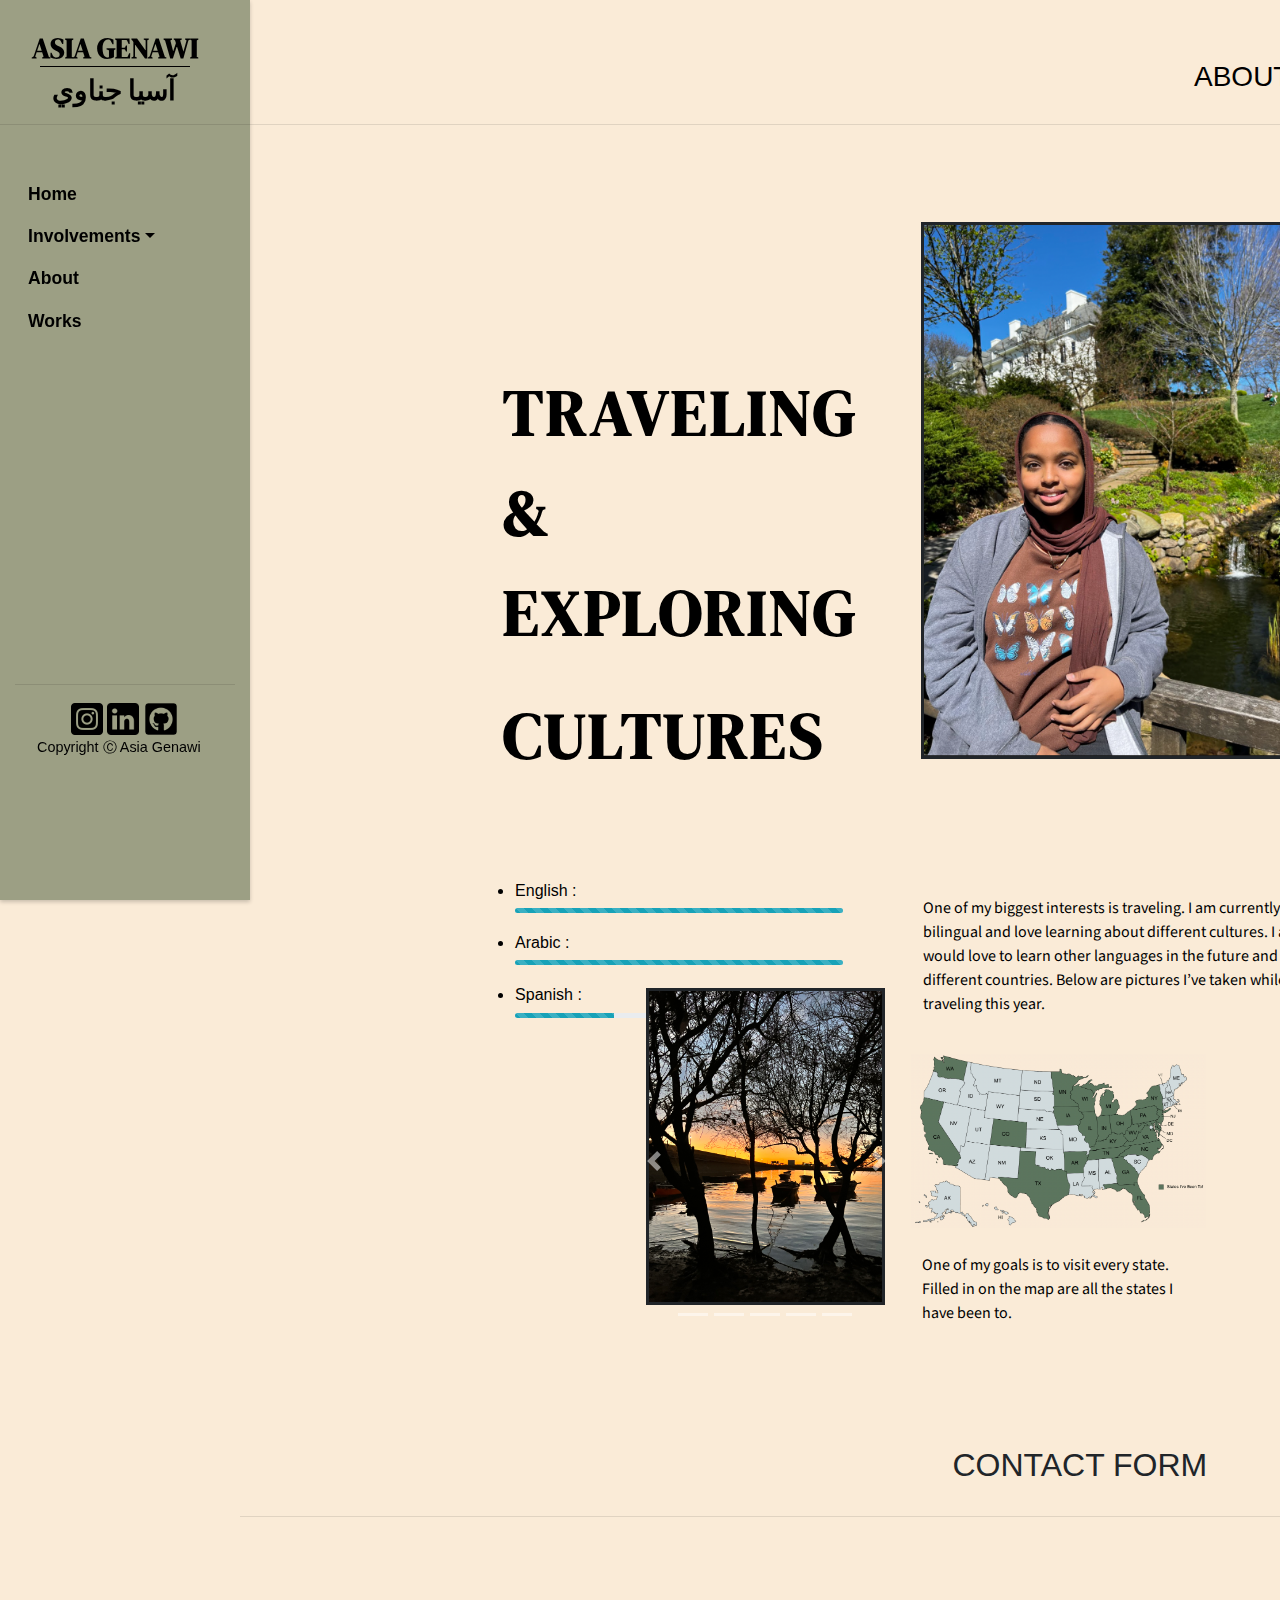
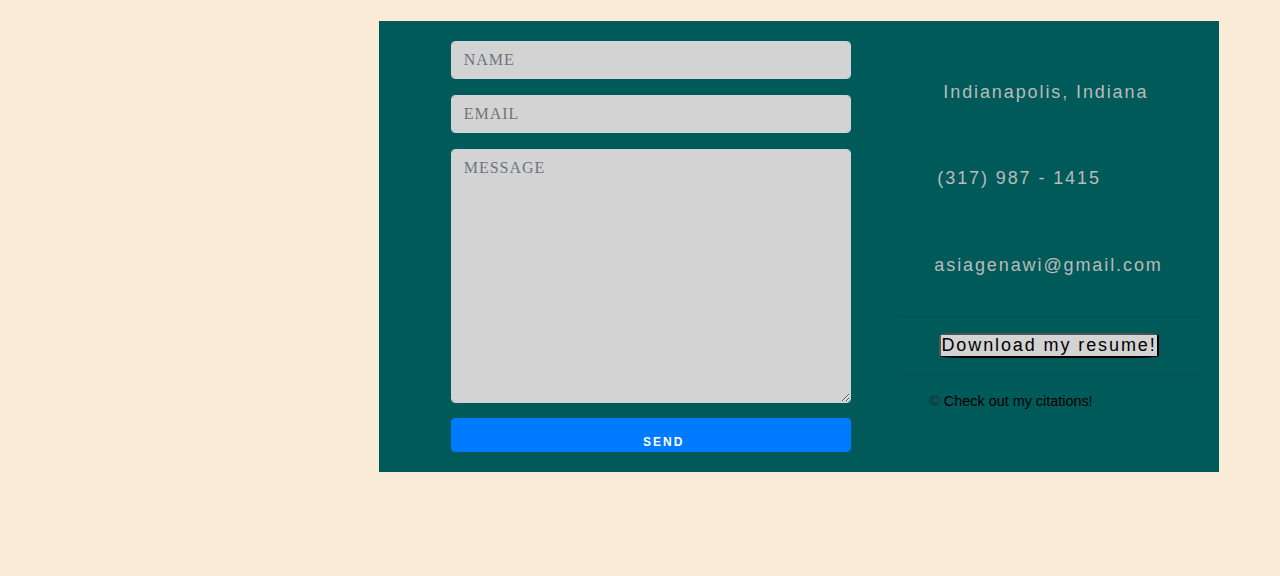
<file: aboutme.html>
<html> 
    <head> 
        <link rel="stylesheet" type="text/css" href="aboutme.css">

        <!-- jQuery library -->
        <script type="text/javascript" src="https://ajax.googleapis.com/ajax/libs/jquery/3.3.1/jquery.min.js"></script>
        <!-- Popper JS -->
        <script src="https://cdnjs.cloudflare.com/ajax/libs/popper.js/1.14.3/umd/popper.min.js"></script>
        <!-- Latest compiled JavaScript -->
        <script src="https://maxcdn.bootstrapcdn.com/bootstrap/4.1.3/js/bootstrap.min.js"></script>
        <!-- INCLUDE ALL FOUR BOOTSTRAP LINKS-->
        <link href="https://fonts.googleapis.com/css?family=Patrick+Hand" rel="stylesheet">
       <script src="https://ajax.googleapis.com/ajax/libs/jquery/3.6.0/jquery.min.js"></script> 
       <link rel="preconnect" href="https://fonts.googleapis.com">
    <link rel="preconnect" href="https://fonts.gstatic.com" crossorigin>
    <link href="https://fonts.googleapis.com/css2?family=Mada:wght@200;900&display=swap" rel="stylesheet">
    <link rel="stylesheet" href="https://cdn.jsdelivr.net/npm/bootstrap@4.3.1/dist/css/bootstrap.min.css" crossorigin="anonymous">
            <link rel="stylesheet" href="aboutme.css">
            <script src="https://cdn.jsdelivr.net/npm/bootstrap@5.1.3/dist/js/bootstrap.bundle.min.js"></script>

            <script src="projects.js" type="text/javascript"> </script>
          
    </head>
    <body>
<!-- Side nav -->
    <div class="wrapper">
        <!-- Sidebar -->
        <nav id="sidebar" class="sidebar1">
            <div class="sidebar-header">
                <div class="english">
                <span id="name"> <h3 class="name">ASIA  GENAWI</h3> </span>
                </div>
                <b> <hr class="naming"> </b>
                <div class="arabic">
                    <h3 class="name"> آسيا جناوي </h3>
                </div>
                <hr> 
  
            </div>
    

            <ul class="list-unstyled components">
                 <p></p>
                 <br> 
                 <li>
                    <a class="link-dark" href="index.html">Home</a>
  
                </li>
               
                <li class="active">
                    <a href="#homeSubmenu" data-toggle="collapse" aria-expanded="false" class="link-dark dropdown-toggle">Involvements</a>
                    <ul class="collapse list-unstyled" id="homeSubmenu">
                        
                        <li>
                            <a class="link-dark size" href="clubs.html">Clubs & Experiences</a>
                        </li>
  
                        <li>
                            <a class="link-dark size" href="#skills">Skills</a>
                        </li>
                        <li>
                          <a class="link-dark size" href="#awards">Awards</a>
                      </li>
  
                    </ul>
                </li>
                <li>
                  <a class="link-dark" href="aboutme.html">About</a>
              </li>
                <li>
                    <a class="link-dark" href="projects.html">Works</a>
                </li>
            
                
            </ul>
  
            <div class="container socials">
 
                    <hr>
                        <div class="text-center center-block">
                   
                                <a href="https://www.instagram.com/asiagenawi/?hl=en" target="_blank"><i id="social-fb" class="fa fa-facebook-square fa-3x social"></i><img src="images/insta.png" class="logo"></a>
                                <a href="https://www.linkedin.com/in/asia-genawi-7988a01ba/" target="_blank"><i id="social-tw" class="fa fa-twitter-square fa-3x social"></i><img src="images/linkedin.png" class="logo"></a>
                                <a href="https://github.com/asiagenawi" target="_blank"><i id="social-gp" class="fa fa-google-plus-square fa-3x social"></i> <img src="images/github.png" class="logo github"></a>
  
                </div>
                
                <p class="copyright"> Copyright Ⓒ Asia Genawi </p>
   
                </div>
    
        </nav>

<!--title -->
<div class="top">
<h3 class="about"> ABOUT </h3>

<hr class="line"> 
</div>
<!-- row1-->
<div class="container-lg">
      <div class="row row1">
        <div class="col">
        <img class="filler2" src="images/background.jpg">
      </div>
      </div>
      <div class="row row2">
        <div class="col" id="words">
          <h1 class="words"> TRAVELING </h1>  <br> 
          <h1 class="words words4"> & </h1>  <br> 
           <h1 class=" words words4"> EXPLORING </h1>  <br> 
           <h1 class="words2"> CULTURES </h1>  <br> 
 
         </div>
         <!-- row2-->
         </div>
         <div class="row row3">
   
                <div class="col bars">
                     <ul class="bars"> 
                         <li>
                             <h6>  English : </h6><div class="progress" style="height: 5px; width: 61%; ">
                               <div class="progress-bar progress-bar-striped bg-info progress-bar-animated" role="progressbar" aria-valuenow="90" aria-valuemin="0" aria-valuemax="50" style="width: 100%"> </div>
                          </li>
                         <li>
                             <h6>  Arabic : </h6><div class="progress" style="height: 5px; width: 61%; ">
                             <div class="progress-bar progress-bar-striped bg-info progress-bar-animated" role="progressbar" aria-valuenow="90" aria-valuemin="0" aria-valuemax="50" style="width: 100%"> </div>
                         </li>
                         <li>
                          <h6>  Spanish : </h6><div class="progress" style="height: 5px; width: 61%; ">
                          <div class="progress-bar progress-bar-striped bg-info progress-bar-animated" role="progressbar" aria-valuenow="90" aria-valuemin="0" aria-valuemax="50" style="width: 30%"> </div>
                      </li>
 
                      </ul>
                    </div>
                    <div class="col paragraph">
                      <p class="paragraph"> One of my biggest interests is traveling. I am currently bilingual and love learning about different cultures. I also would love to learn other languages in the future and visit different countries. Below are pictures I’ve taken while traveling this year.     </p>
                    </div>
                    
       </div>


        
      </div>


  <div class="row row4">

         <!-- row3-->
     <div class="col">

    <div id="carouselExampleIndicators" class="carousel slide carousel-fade" data-ride="slide">
      <ol class="carousel-indicators nav">
        <li data-target="#carouselExampleIndicators" class="carousel-nav navigation" data-slide-to="0" class="active"></li>
        <li data-target="#carouselExampleIndicators" class="carousel-nav navigation"data-slide-to="1"></li>
        <li data-target="#carouselExampleIndicators" class="carousel-nav navigation"data-slide-to="2"></li>
        <li data-target="#carouselExampleIndicators" class="carousel-nav navigation"data-slide-to="3"></li>
        <li data-target="#carouselExampleIndicators" class="carousel-nav navigation"data-slide-to="4"></li>
      </ol>
      <div class="carousel-inner">

        <div class="carousel-item active">
          <img class="d-block w-100" src="images/img2.jpg" alt="Second slide">
         
        </div>
        <div class="carousel-item">
          <img class="d-block w-100" src="images/img3.jpg" alt="Third slide">
          
        </div>
        <div class="carousel-item">
          <img class="d-block w-100" src="images/img4.jpg" alt="Third slide">
          
        </div>
        <div class="carousel-item">
          <img class="d-block w-100" src="images/img5.jpg" alt="Third slide">
          
        </div>
      </div>
      <a class="carousel-control-prev nav beforeAfter" href="#carouselExampleIndicators" role="button" data-slide="prev">
        <span class=" navigation carousel-control-prev-icon" aria-hidden="true"></span>
        <span class="navigation sr-only">Previous</span>
      </a>
      <a class="carousel-control-next nav beforeAfter" href="#carouselExampleIndicators" role="button" data-slide="next">
        <span class="navigation carousel-control-next-icon" aria-hidden="true"></span>
        <span class="navigation sr-only">Next</span>
      </a>
    </div>
    

  </div>
  <div class="col generalMap">
    <img class="map" src="images/map.png">
    <br> 
    <p class="mapText"> One of my goals is to visit every state. Filled in on the map are all the states I have been to.  </p>
  </div>
</div>




</div>
 <!-- contact form -->


</div>
<h2 class="contact"> CONTACT FORM </h2>
<hr class="contact"> 
<div class="row row5">
  <?php require'mail.php'; ?>
 
  <div class="contact-wrapper">
  
    <!-- Left contact page --> 
      
      <form id="contact-form" class="form-horizontal" role="form" action="mail.php" method="POST">
         
        <div class="form-group">
          <div class="col-sm-12">
            <input type="text" class="form-control" id="name1" placeholder="NAME" name="name" value="" required="">
          </div>
        </div>
  
        <div class="form-group">
          <div class="col-sm-12">
            <input type="email" class="form-control" id="email" placeholder="EMAIL" name="email" value="" required="">
          </div>
        </div>
  
        <textarea class="form-control" rows="10" placeholder="MESSAGE" name="message" required=""></textarea>
        
        <button class="btn btn-primary send-button" id="submit" type="submit" value="SEND">
          <div class="alt-send-button">
            <i class="fa fa-paper-plane"></i><span class="send-text">SEND</span>
          </div>
        
        </button>
        
      </form>
      
    <!-- Left contact page --> 
      
        <div class="direct-contact-container">
  
          <ul class="contact-list">
            <li class="list-item"><span class="contact-text place">Indianapolis, Indiana</span></i></li>
            
            <li class="list-item"><span class="contact-text phone"><a href="tel:1-317-987-1415" title="Give me a call">(317) 987 - 1415 </a></span></i></li>
            
            <li class="list-item"><span class="contact-text gmail"><a href="mailto:#" title="Send me an email">asiagenawi@gmail.com</a></span></i></li>
            
          </ul>
  
          <hr>
          <ul class="social-media-list">
           <button type="button" class="resume"> <a target="_blank" href="https://docs.google.com/document/d/1XcMqTHfPY5cZW6tAZUcc2Vs8pEss35DZPcM8xwCyIaA/edit?usp=sharing"> Download my resume!</a></button>
          </ul>
          <hr>
  
          <div class="copyright">© <a href="https://docs.google.com/document/d/1A_e6i-td4yIzocD2jqz0OIbsiymic4qwLIgjhahzO2E/edit?usp=sharing"> Check out my citations!</a></div>
  
        </div>
      
    </div>
</div>
</div>

    </body>

        </html>
</file>
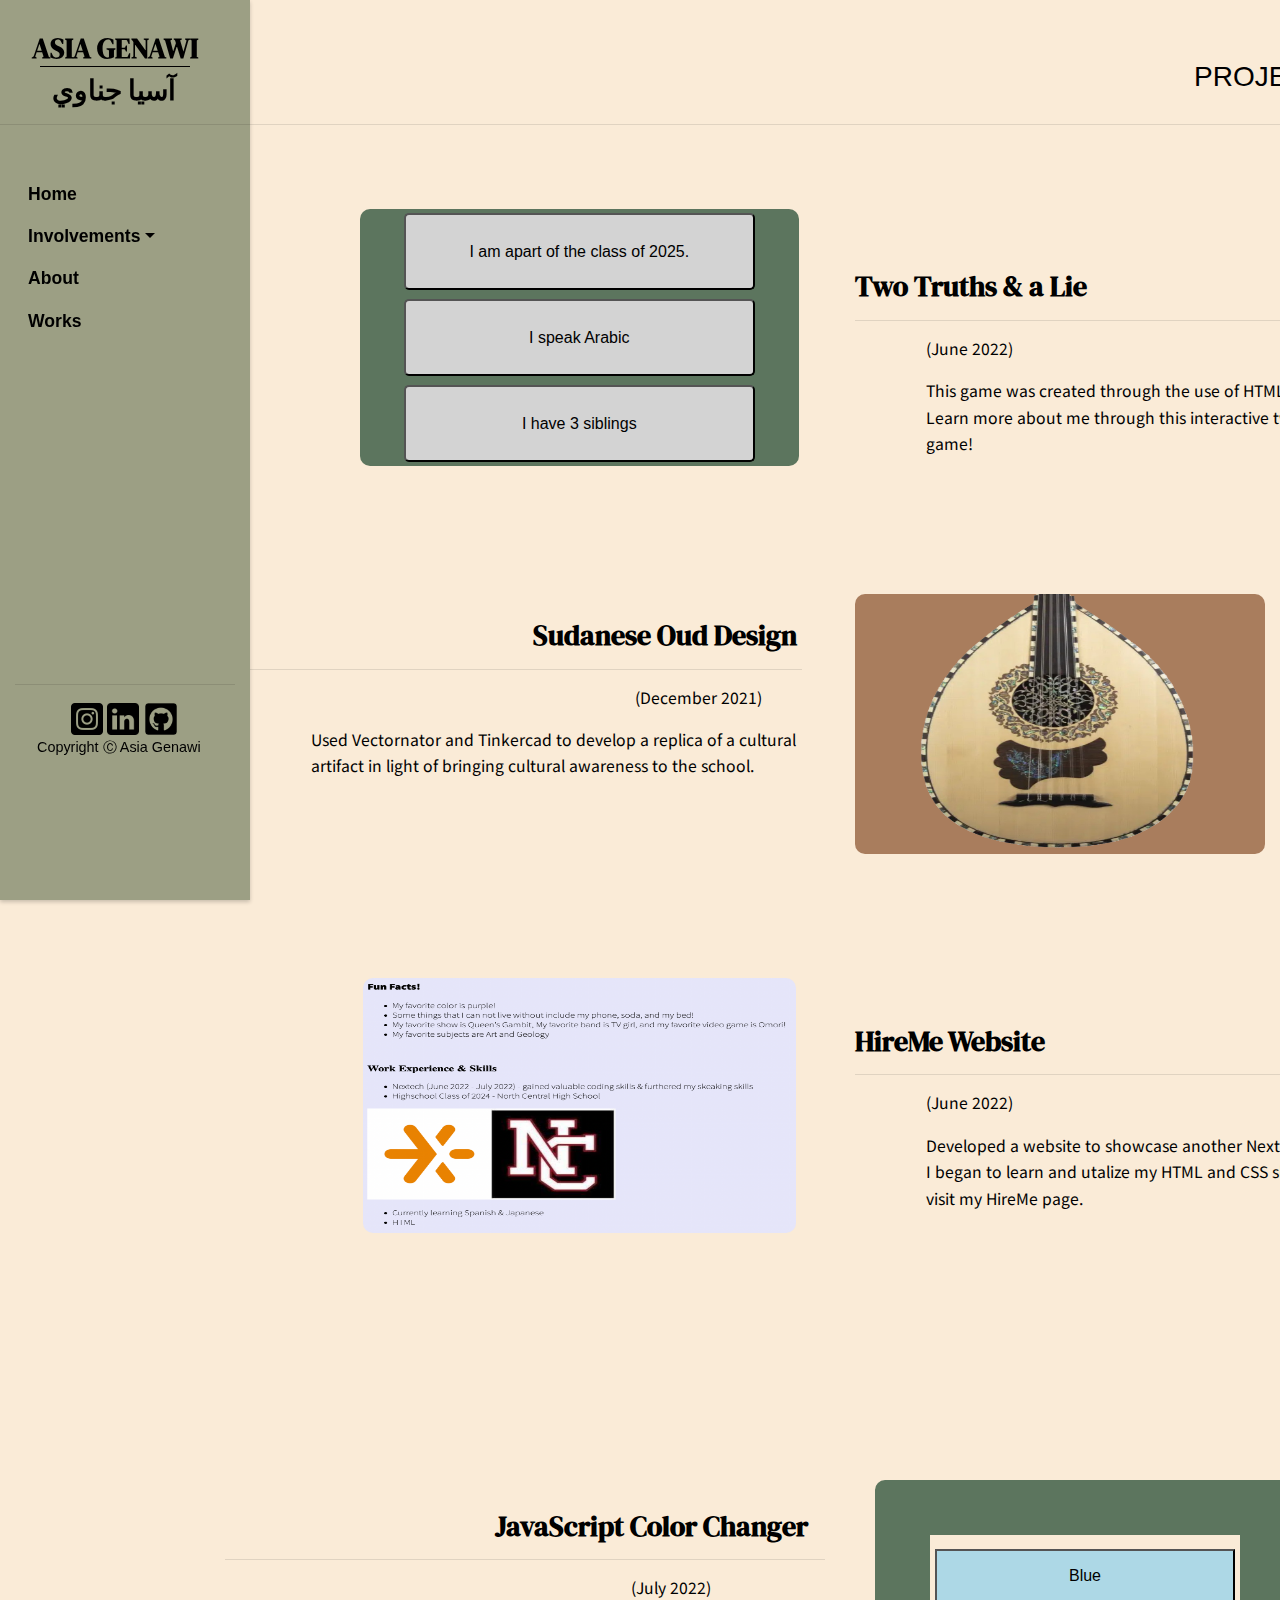
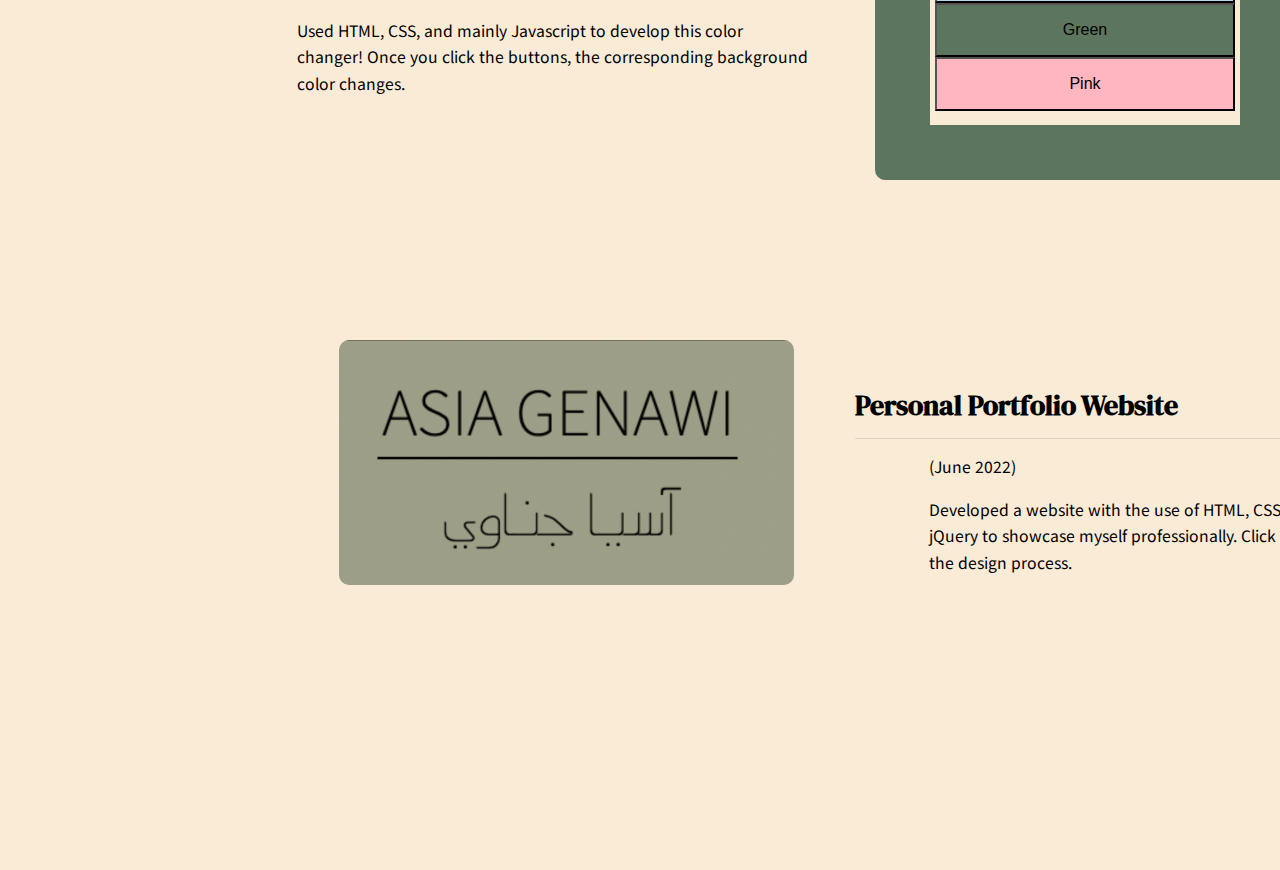
<file: projects.html>
<html> 
    <head>
        <script
      type="text/javascript"
      src="https://ajax.googleapis.com/ajax/libs/jquery/3.3.1/jquery.min.js"
    ></script>
        <link rel="stylesheet" type="text/css" href="project.css">

        <!-- jQuery library -->
        <script type="text/javascript" src="https://ajax.googleapis.com/ajax/libs/jquery/3.3.1/jquery.min.js"></script>
        <!-- Popper JS -->
        <script src="https://cdnjs.cloudflare.com/ajax/libs/popper.js/1.14.3/umd/popper.min.js"></script>
        <!-- Latest compiled JavaScript -->
        <script src="https://maxcdn.bootstrapcdn.com/bootstrap/4.1.3/js/bootstrap.min.js"></script>
        <!-- INCLUDE ALL FOUR BOOTSTRAP LINKS-->
        <link href="https://fonts.googleapis.com/css?family=Patrick+Hand" rel="stylesheet">
       <script src="https://ajax.googleapis.com/ajax/libs/jquery/3.6.0/jquery.min.js"></script> 
       <link rel="preconnect" href="https://fonts.googleapis.com">
    <link rel="preconnect" href="https://fonts.gstatic.com" crossorigin>
    <link href="https://fonts.googleapis.com/css2?family=Mada:wght@200;900&display=swap" rel="stylesheet">
    <link rel="stylesheet" href="https://cdn.jsdelivr.net/npm/bootstrap@4.3.1/dist/css/bootstrap.min.css" crossorigin="anonymous">
            <link rel="stylesheet" href="aboutme.css">
            <script src="https://cdn.jsdelivr.net/npm/bootstrap@5.1.3/dist/js/bootstrap.bundle.min.js"></script>
            <script src="projects.js" type="text/javascript"> </script>
            <script src=
            "https://code.jquery.com/jquery-3.6.0.min.js"
            integrity=
    "sha256-/xUj+3OJU5yExlq6GSYGSHk7tPXikynS7ogEvDej/m4=" 
            crossorigin="anonymous">
        </script>
        </head>
    <body>
        <div class="wrapper">
            <!-- Sidebar -->
            <nav id="sidebar" class="sidebar1">
                <div class="sidebar-header">
                    <div class="english">
                    <span id="name"> <h3 class="name">ASIA  GENAWI</h3> </span>
                    </div>
                    <b> <hr class="naming"> </b>
                    <div class="arabic">
                        <h3 class="name"> آسيا جناوي </h3>
                    </div>
                    <hr> 
      
                </div>
        
    
                <ul class="list-unstyled components">
                     <p></p>
                     <br> 
                     <li class="li">
                        <a class="link-dark" href="index.html">Home</a>
      
                    </li>
                    <li class="active" class="li">
                        <a href="#homeSubmenu" data-toggle="collapse" aria-expanded="false" class="link-dark dropdown-toggle">Involvements</a>
                        <ul class="collapse list-unstyled" id="homeSubmenu">
                            
                            <li class="li">
                                <a class="link-dark size" href="clubs.html">Clubs & Experiences</a>
                            </li> 
      
                            <li class="li">
                                <a class="link-dark size" href="clubs.html">Skills</a>
                            </li>
                            <li class="li">
                              <a class="link-dark size" href="clubs.html">Awards</a>
                          </li>
      
                        </ul>
                    </li>
                    <li>
                        <a class="link-dark" href="aboutme.html">About</a>
                    </li>
                    <li class="li">
                        <a class="link-dark" href="projects.html">Works</a>
                    </li>
                    
                </ul>
      
                <div class="container socials">
                        <hr>
                            <div class="text-center center-block">
                       
                                    <a href="https://www.instagram.com/asiagenawi/?hl=en" target="_blank"><i id="social-fb" class="fa fa-facebook-square fa-3x social"></i><img src="images/insta.png" class="logo"></a>
                                    <a href="https://www.linkedin.com/in/asia-genawi-7988a01ba/" target="_blank"><i id="social-tw" class="fa fa-twitter-square fa-3x social"></i><img src="images/linkedin.png" class="logo"></a>
                                    <a href="https://github.com/asiagenawi" target="_blank"><i id="social-gp" class="fa fa-google-plus-square fa-3x social"></i> <img src="images/github.png" class="logo github"></a>
      
                    </div>
                    <p class="copyright"> Copyright Ⓒ Asia Genawi </p>
       
                    </div>
                    </nav>

    <div class="content">

           
        <h3 class="about"> PROJECTS </h3>

        <hr class="line"> 

        <div class="container2">

<div class="row row1">
    <div class="col">


        <div id="container">
            <div class="game flex-wrap">
              <button id="button1" class="button1 text-center">I am apart of the class of 2025.</button>
              <button class="button2">I speak Arabic</button>
              <button class="button3">I have 3 siblings</button>
            </div>
            </div>
    </div>
    
         <div class="col gameDescription">
           <h3 class="titles"> Two Truths & a Lie </h3>

           <hr class="gameLine">  
           <ul class="list1">
            <li class="date"> 
                (June 2022)
            </li>
            <li class="description"> 
                This game was created through the use of HTML, CSS, and jQuery. Learn more about me through this interactive two truths & a lie game!
            </li>
           </ul>
        </div>
    
    </div>
</div>


<div class="row oud2">
    <div class="col game2-description">
<h3 class="titles title2"> Sudanese Oud Design </h3>
<hr class="line2"> 
           <ul class="list1">
            <li class="date date2"> 
                (December 2021)
            </li>
            <li class="description"> 
                Used Vectornator and Tinkercad to develop a replica of a cultural artifact in light of bringing cultural awareness to the school.
            </li>
           </ul>
</div>
<div class="col-lg-6">
    <img src="images/oud.png"  class="filler3" class="imgs">
</div>
</div>
<div class="row PortfolioProject ">
    <div class="col">
        <img src="images/blue.png" class="filler4 hireMe" class="imgs">
    

    </div>
    <div class="col website ">
       
        <h3 class="titles title3"> HireMe Website </h3>
        <hr> 
        
        <ul class="list1">
            <li class="date "> 
                (June 2022)
            </li>
            <li class="description"> 
                Developed a website to showcase another Nextech catapult, while I began to learn and utalize my HTML and CSS skills. <a href="https://popcode.org/?snapshot=0a5b6fda-7352-4b30-8713-1f7cb78e6729">Click this to visit my HireMe page.</a>
            </li>
           </ul>
    </div>

    <div class="row PortfolioProject1 ">
       
        <div class="col website ">
           
            <h3 class="titles title3 title5"> JavaScript Color Changer  </h3>
            <hr> 
            
            <ul class="list1">
                <li class="date date2 "> 
                    (July 2022)
                </li>
                <li class="description"> 
                   Used HTML, CSS, and mainly Javascript to develop this color changer! Once you click the buttons, the corresponding background color changes. 
                </li>
               </ul>
        </div>
         <div class="col">
            <div id="container1">
                <div class="game flex-wrap">
                  <button class="button4 changer" class="text-center">Blue</button>
                  <button class="button5 changer">Green </button>
                  <button class="button6 changer">Pink</button>
                </div>
            </div>
            
        
    
        </div>

        <div class="row PortfolioProject2 ">
            <div class="col">
                <img src="images/portfolio.png" class="filler4" class="imgs portfolioPicture">
            
        
            </div>
            <div class="col website ">
               
                <h3 class="titles title3"> Personal Portfolio Website </h3>
                <hr> 
                
                <ul class="list1">
                    <li class="date "> 
                        (June 2022)
                    </li>
                    <li class="description"> 
                             Developed a website with the use of HTML, CSS, JavaScript, and jQuery to showcase myself professionally. <a href="process.html"> Click to learn more about the design process. </a>
                    </li>
                   </ul>
            </div>

    
    

</div>

</div>

    </body>
</html>
</file>
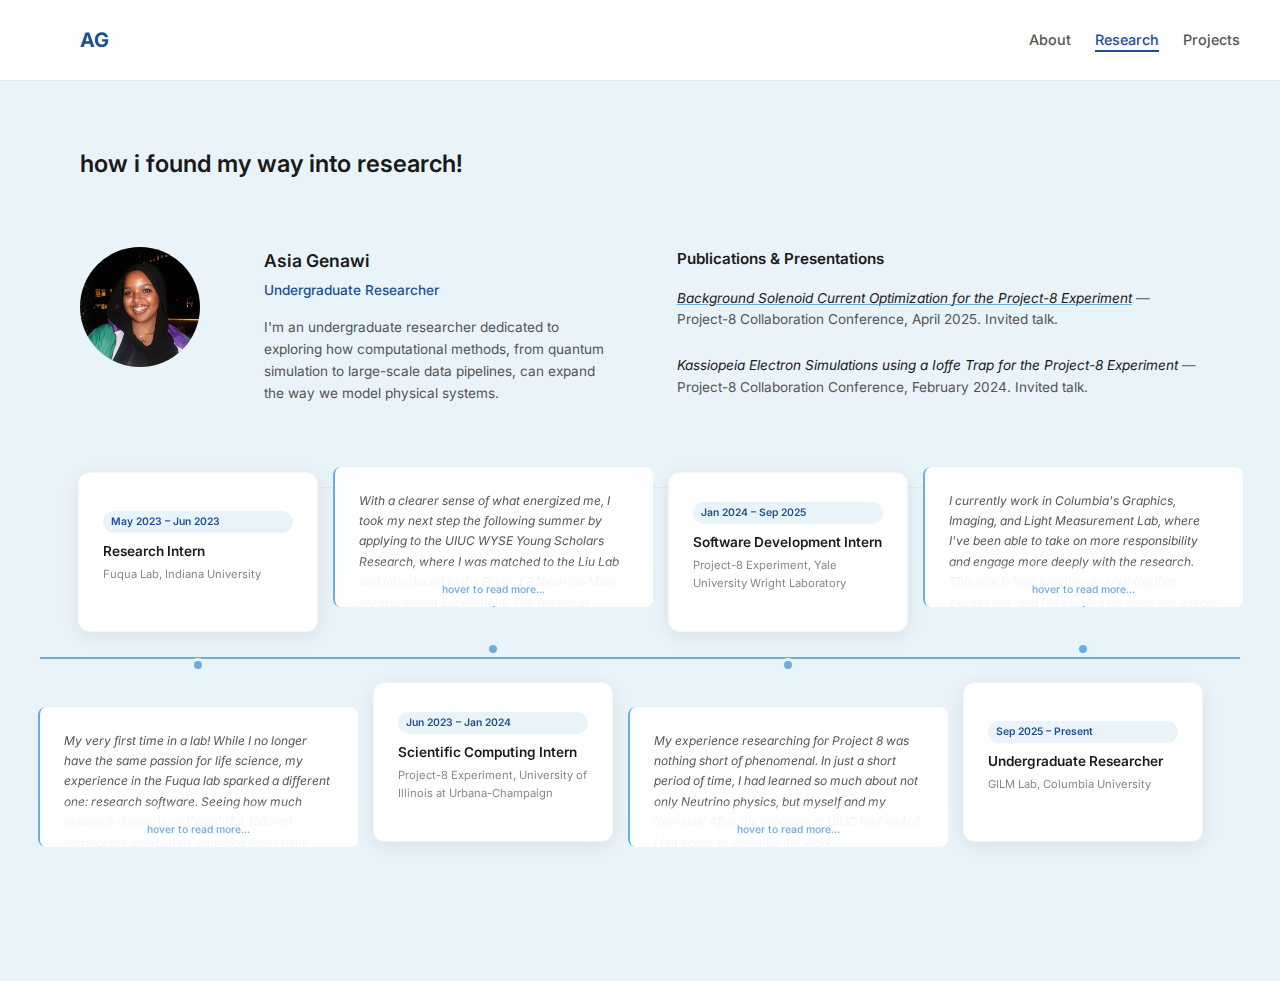
<file: research.html>
<!DOCTYPE html>
<html lang="en">
<head>
    <meta charset="UTF-8">
    <meta name="viewport" content="width=device-width, initial-scale=1.0">
    <title>Research | Asia Genawi</title>
    <link rel="stylesheet" href="styles.css">
    <link rel="preconnect" href="https://fonts.googleapis.com">
    <link rel="preconnect" href="https://fonts.gstatic.com" crossorigin>
    <link href="https://fonts.googleapis.com/css2?family=Inter:wght@400;500;600;700&display=swap" rel="stylesheet">
</head>
<body>
    <nav class="nav">
        <div class="nav-content">
            <a href="index.html" class="nav-logo">AG</a>
            <ul class="nav-links">
                <li><a href="index.html">About</a></li>
                <li><a href="research.html" class="active">Research</a></li>
                <li><a href="projects.html">Projects</a></li>
            </ul>
        </div>
    </nav>

    <main>
        <section id="research" class="section research-section">
            <div class="research-container fade-in">
                <h2 class="research-section-title">how I found my way into research!</h2>

                <!-- Bio section at top -->
                <div class="research-bio-section">
                    <div class="research-photo">
                        <img src="images/profile-photo.jpg" alt="Asia Genawi">
                    </div>
                    <div class="research-info">
                        <h3 class="research-name">Asia Genawi</h3>
                        <p class="research-title">Undergraduate Researcher</p>
                        <p class="research-bio">
                            I'm an undergraduate researcher dedicated to exploring how computational methods, from quantum simulation to large-scale data pipelines, can expand the way we model physical systems.
                        </p>
                    </div>
                    <div class="research-publications">
                        <h4>Publications & Presentations</h4>
                        <p class="research-item">
                            <em><a href="https://www.youtube.com/watch?v=7zClPETVL2k" target="_blank" rel="noopener noreferrer">Background Solenoid Current Optimization for the Project-8 Experiment</a></em> — Project-8 Collaboration Conference, April 2025. Invited talk.
                        </p>
                        <p class="research-item">
                            <em>Kassiopeia Electron Simulations using a Ioffe Trap for the Project-8 Experiment</em> — Project-8 Collaboration Conference, February 2024. Invited talk.
                        </p>
                    </div>
                </div>

                <!-- Timeline content -->
                <div class="research-main">
                        <div class="timeline">
                            <article class="timeline-item">
                                <div class="timeline-reflection reflection-above">
                                    <p>I currently work in Columbia's Graphics, Imaging, and Light Measurement Lab, where I've been able to take on more responsibility and engage more deeply with the research. This role brings together everything that excites me, and I'm excited for what lies ahead!</p>
                                    <span class="read-more">hover to read more...</span>
                                </div>
                                <div class="timeline-content flip-card">
                                    <div class="flip-card-inner">
                                        <div class="flip-card-front">
                                            <div class="timeline-date">
                                                <span>Sep 2025 – Present</span>
                                            </div>
                                            <h3>Undergraduate Researcher</h3>
                                            <p class="timeline-org">GILM Lab, Columbia University</p>
                                        </div>
                                        <div class="flip-card-back">
                                            <p class="timeline-desc">
                                                Implementing classical neural networks in quantum computing environments to model
                                                molecular- and atomic-level interactions and investigate 
potential quantum speedups.
                                            </p>
                                        </div>
                                    </div>
                                </div>
                                <div class="timeline-marker"></div>
                            </article>

                            <article class="timeline-item">
                                <div class="timeline-content flip-card">
                                    <div class="flip-card-inner">
                                        <div class="flip-card-front">
                                            <div class="timeline-date">
                                                <span>Jan 2024 – Sep 2025</span>
                                            </div>
                                            <h3>Software Development Intern</h3>
                                            <p class="timeline-org">Project-8 Experiment, Yale University Wright Laboratory</p>
                                        </div>
                                        <div class="flip-card-back">
                                            <p class="timeline-desc">
                                                Built containerized HPC data-processing pipelines in Python/C++ using Globus CLI
                                                for secure parallel data transfers across 17 distributed sites. Implemented
                                                magnetic-field optimization workflows reducing electron-signal inhomogeneity
                                                artifacts by ~80%.
                                            </p>
                                        </div>
                                    </div>
                                </div>
                                <div class="timeline-marker"></div>
                                <div class="timeline-reflection reflection-below">
                                    <p>My experience researching for Project 8 was nothing short of phenomenal. In just a short period of time, I had learned so much about not only Neutrino physics, but myself and my interests. After the program at UIUC had ended, I felt eager to continue my work.</p>
                                    <p>As a high school junior with little research experience, I knew it was a long shot, but I began cold emailing researchers in the consortium, asking to intern under their guidance. To my surprise, Dr. Hamish Robertson (University of Washington) and Dr. Penny Slocum (Yale) responded and so graciously welcomed me onto their projects. To this day, their willingness to commit their time and energy to my growth is one I will eternally be grateful for.</p>
                                    <p>I attribute much of my technical and research skills to my experience @ Project 8. This collaborative environment pushed me to take on increasingly technical responsibilities and deepen my role as a research software contributor.</p>
                                    <span class="read-more">hover to read more...</span>
                                </div>
                            </article>

                            <article class="timeline-item">
                                <div class="timeline-reflection reflection-above">
                                    <p>With a clearer sense of what energized me, I took my next step the following summer by applying to the UIUC WYSE Young Scholars Research, where I was matched to the Liu Lab and introduced to the Project 8 Neutrino Mass Measurement Experiment. The feeling of meaningfully learning about & contributing to an international effort as large as Project 8 was one I absolutely loved.</p>
                                    <span class="read-more">hover to read more...</span>
                                </div>
                                <div class="timeline-content flip-card">
                                    <div class="flip-card-inner">
                                        <div class="flip-card-front">
                                            <div class="timeline-date">
                                                <span>Jun 2023 – Jan 2024</span>
                                            </div>
                                            <h3>Scientific Computing Intern</h3>
                                            <p class="timeline-org">Project-8 Experiment, University of Illinois at Urbana-Champaign</p>
                                        </div>
                                        <div class="flip-card-back">
                                            <p class="timeline-desc">
                                                Programmed efficient MATLAB algorithms for 3D magnetic field mapping and rotational
                                                velocity analysis. Implemented automated data acquisition and control software for
                                                spin-stabilized magnetic levitation in Python.
                                            </p>
                                        </div>
                                    </div>
                                </div>
                                <div class="timeline-marker"></div>
                            </article>

                            <article class="timeline-item">
                                <div class="timeline-content flip-card">
                                    <div class="flip-card-inner">
                                        <div class="flip-card-front">
                                            <div class="timeline-date">
                                                <span>May 2023 – Jun 2023</span>
                                            </div>
                                            <h3> Research Intern</h3>
                                            <p class="timeline-org">Fuqua Lab, Indiana University</p>
                                        </div>
                                        <div class="flip-card-back">
                                            <p class="timeline-desc">
						Conducted microbiological research on the impact of MirA 
on the motility and biofilm formation in Agrobacterium Tumefaciens 
                                            </p>
                                        </div>
                                    </div>
                                </div>
                                <div class="timeline-marker"></div>
                                <div class="timeline-reflection reflection-below">
                                    <p>My very first time in a lab! While I no longer have the same passion for life science, my experience in the Fuqua lab sparked a different one: research software. Seeing how much research depends on thoughtful, tailored technology completely changed how I think about scientific work.</p>
                                    <span class="read-more">hover to read more...</span>
                                </div>
                            </article>
                        </div>
                </div>
            </div>
        </section>
    </main>

    <script src="script.js"></script>
</body>
</html>
</file>
<file: aboutme.css>
@import url("https://fonts.googleapis.com/css2?family=Mada:wght@200;900&display=swap");
@import url("https://fonts.googleapis.com/css2?family=DM+Serif+Display&family=Mada:wght@200;900&display=swap");
@import url("https://fonts.googleapis.com/css2?family=Arimo&display=swap");

body {
  background-color: #faebd7;
  background-image: url("");
}
/* Reseting */
* {
  margin: 0;
  padding: 0;
  box-sizing: border-box;
}

body {
  min-height: 100vh;
  margin-left: 15rem;
  align-items: center;
  justify-content: center;
}

.wrapper {
  display: flex;
  width: 100%;
}

.sidebar1 {
  width: 250px;
  position: fixed;
  top: 0;
  left: 0;
  height: 100vh;
  z-index: 999;
  background: #9c9f84;
  color: #fff;
  box-shadow: 0 2px 4px 0 rgba(0, 0, 0, 0.2);
  transition: all 0.3s;
}

.sidebar-header2 {
  width: 30% !important;
  position: fixed;
  background-color: #404040;
  top: 0;
  left: 0;
  height: 100vh;
  opacity: 0.7;
  box-shadow: 0 2px 4px 0 rgba(0, 0, 0, 0.2);
  transition: all 0.3s;
  margin-left: 70%;
  z-index: 999;
  position: absolute;
}

li {
  margin: 1rem;
  margin-left: 0.75rem;
  color: black !important;
  font-size: 110%;
}

.size {
  font-size: 90%;
}

p,
.sidebar-header {
  color: black;
}

.logo {
  width: 2rem;
  height: 2rem;
}

.github {
  width: 2.25rem !important;
  height: 2.25rem !important;
}

.socials {
  margin-top: 140%;
}

.list-unstyled {
  margin-left: 1rem;
}

.name {
  margin-left: 2rem;
  margin-top: 2rem;
}

a,
a:hover,
h1,
h3 {
  color: black;
}

h1 {
  margin-left: 9%;
  margin-top: 4.95%;
}

#name {
  border-bottom: 1px solid #000;
  padding-bottom: 3px;

  margin-left: 10%;
  border-bottom: 1px solid black;
  padding-bottom: 5px;
}

.arabic {
  margin-top: -10%;
  margin-left: 8%;
}

.naming {
  width: 60%;
  height: 1px;
  background-color: black;
  border: none;
  text-decoration: bold;
  margin-left: 16%;
  margin-top: -3%;
  color: white !important ;
}

.name {
  font-family: "DM Serif Display", serif !important;
  font-weight: bold;
  letter-spacing: normal !important;
}

.about {
  margin-left: 79.5%;
  margin-top: 5%;
  margin-bottom: -3%;
}

.line {
  margin-top: 5.51%;
  width: 75rem;
  margin-bottom: 92%;
}

.top {
  margin-right: -25%;
}

.filler2 {
  width: 110%;
  height: 115%;

  margin-left: -70%;
  margin-top: 60%;
  margin-bottom: -80%;
  border: black 10% !important;
  border-style: solid;
}

.link-dark {
  font-weight: bold;
}

.d-block {
  border: black 10% !important;
  border-style: solid;
  width: 120%;
}

.paragraph {
  width: 73.5%;
  margin-left: -10.75%;
  margin-top: 2.2%;
}

.row2 {
  margin-left: -200%;
  margin-top: 80%;
}
.words,
.words2,
.words3 {
  font-size: 400%;
  letter-spacing: 3px;
  font-weight: bold !important;
  font-family: "DM Serif Display", serif !important;
}

.words2 {
  margin-top: -2%;
  margin-bottom: 5%;
}
#words {
  margin-top: -39.3%;
  margin-left: -4.5%;
}

.words {
  margin-bottom: -5%;
}

.words2 {
  margin-top: 7%;
}
.progress-bar {
  margin-right: -100%;
}

.row3 {
  margin-top: 2%;
  margin-bottom: -5%;
  margin-left: -187%;
}

.row4 {
  margin-left: -88.4%;
  margin-top: 95%;
}

.carousel {
  margin-left: 0;
}

.carousel-indicators {
  margin-left: -20%;
}
.carousel-item {
  width: 65%;
  height: 100%;
}

.beforeAfter {
  margin-top: 5%;
  margin-left: -45%;
  width: 70%;
}

.navigation {
  margin-top: -10%;
}

.carousel-control-next-icon {
  margin-left: -5%;
}

.carousel-control-prev-icon {
  margin-left: 35%;
}

h5 {
  margin-left: -10%;
}

.turkey {
  text-decoration-color: #000;
}

.map {
  width: 80%;
}

.mapText {
  margin-top: 7%;
  width: 72%;
  margin-left: 3%;
}
.generalMap {
  margin-left: -20%;
  margin-top: 10%;
}

.copyright {
  font-size: 90%;
  margin-left: 10%;
}

.paragraph,
.mapText {
  font-family: "Mada", sans-serif;
}

/* CONTACT FORM */

.row5 {
  margin-left: 6%;
  margin-top: 10%;
  margin-bottom: 10%;
}
#contact {
  width: 120%;
  height: 100%;
}

.section-header {
  text-align: center;
  margin: 0 auto;
  padding: 40px 0;
  font: 300 60px "Oswald", sans-serif;
  color: #fff;
  text-transform: uppercase;
  letter-spacing: 6px;
}

.contact-wrapper {
  display: flex;
  flex-direction: row;
  justify-content: space-between;
  margin: 0 auto;
  padding: 20px;
  position: relative;
  max-width: 840px;
  background-color: #005a5a;
  width: 180%;
}

.contact-form {
  margin-left: 10%;
}
/* Left contact page */
.form-horizontal {
  /*float: left;*/
  max-width: 400px;
  font-family: "Lato";
  font-weight: 400;
}

.form-control,
textarea {
  max-width: 400px;
  background-color: lightgray;
  color: #fff;
  letter-spacing: 1px;
}

.send-button {
  margin-top: 15px;
  height: 34px;
  width: 400px;
  overflow: hidden;
  transition: all 0.2s ease-in-out;
}

.alt-send-button {
  width: 400px;
  height: 34px;
  transition: all 0.2s ease-in-out;
}

.send-text {
  display: block;
  margin-top: 10px;
  font: 700 12px "Lato", sans-serif;
  letter-spacing: 2px;
}

.alt-send-button:hover {
  transform: translate3d(0px, -29px, 0px);
}

/* Begin Right Contact Page */
.direct-contact-container {
  max-width: 400px;
}

/* Location, Phone, Email Section */
.contact-list {
  list-style-type: none;
  margin-left: -30px;
  padding-right: 20px;
}

.list-item {
  line-height: 4;
  color: #aaa;
}

.contact-text,
.resume {
  font: 300 18px "Lato", sans-serif;
  letter-spacing: 1.9px;
  color: #bbb;
}

.place {
  margin-left: 62px;
}

.phone {
  margin-left: 56px;
}

.gmail {
  margin-left: 53px;
}

.contact-text a {
  color: #bbb;
  text-decoration: none;
  transition-duration: 0.2s;
}

.contact-text a:hover {
  color: #fff;
  text-decoration: none;
}

/* Social Media Icons */
.social-media-list {
  position: relative;
  font-size: 22px;
  text-align: center;
  width: 100%;
  margin: 0 auto;
  padding: 0;
}

.social-media-list li a {
  color: #fff;
}

.social-media-list li {
  position: relative;
  display: inline-block;
  height: 60px;
  width: 60px;
  margin: 10px 3px;
  line-height: 60px;
  border-radius: 50%;
  color: #fff;
  background-color: lightgrey;
  cursor: pointer;
  transition: all 0.2s ease-in-out;
}

.social-media-list li:after {
  content: "";
  position: absolute;
  top: 0;
  left: 0;
  width: 60px;
  height: 60px;
  line-height: 60px;
  border-radius: 50%;
  opacity: 0;
  box-shadow: 0 0 0 1px #fff;
  transition: all 0.2s ease-in-out;
}

.social-media-list li:hover {
  background-color: #fff;
}

.social-media-list li:hover:after {
  opacity: 1;
  transform: scale(1.12);
  transition-timing-function: cubic-bezier(0.37, 0.74, 0.15, 1.65);
}

.social-media-list li:hover a {
  color: lightgrey;
}

/* Begin Media Queries*/
@media screen and (max-width: 850px) {
  .contact-wrapper {
    display: flex;
    flex-direction: column;
  }
  .direct-contact-container,
  .form-horizontal {
    margin: 0 auto;
  }

  .direct-contact-container {
    margin-top: 60px;
    max-width: 300px;
  }
  .social-media-list li {
    height: 60px;
    width: 60px;
    line-height: 60px;
  }
  .social-media-list li:after {
    width: 60px;
    height: 60px;
    line-height: 60px;
  }
}

.phone {
  margin-right: -20%;
}

#name1,
#email {
  margin-left: 10%;
  width: 400px;
}
.form-control,
#submit {
  margin-left: 13%;
}

.resume {
  border-radius: 10%;
  background-color: lightgrey;
}

.phone {
  margin-right: 15%;
}

.contact {
  margin-top: 10%;
}

h2 {
  margin-left: 68.5%;
  margin-bottom: -7%;
}

/* DARK */
</file>
<file: styles.css>
* {
    margin: 0;
    padding: 0;
    box-sizing: border-box;
}

:root {
    --columbia-blue: #B9D9EB;
    --columbia-blue-dark: #6CACE4;
    --columbia-navy: #1D4F91;
    --text-primary: #1a1a1a;
    --text-secondary: #555;
    --text-muted: #888;
    --bg-primary: #fff;
    --bg-secondary: #E8F4FA;
    --border-color: #e5e7eb;
    --spacing-xs: 0.5rem;
    --spacing-sm: 1rem;
    --spacing-md: 1.5rem;
    --spacing-lg: 2.5rem;
    --spacing-xl: 4rem;
    --max-width: 1200px;
}

html {
    scroll-behavior: smooth;
    overflow-x: hidden;
}

body {
    font-family: 'Inter', -apple-system, BlinkMacSystemFont, 'Segoe UI', Roboto, sans-serif;
    font-size: 16px;
    line-height: 1.6;
    color: var(--text-primary);
    background-color: var(--bg-primary);
}

/* Navigation */
.nav {
    padding: var(--spacing-md) var(--spacing-lg);
    background: var(--bg-primary);
    border-bottom: 1px solid var(--border-color);
}

.nav-content {
    max-width: var(--max-width);
    margin: 0 auto;
    display: flex;
    justify-content: space-between;
    align-items: center;
}

.nav-logo {
    font-weight: 700;
    font-size: 1.25rem;
    color: var(--columbia-navy);
    text-decoration: none;
    margin-left: var(--spacing-lg);
}

.nav-links {
    display: flex;
    gap: var(--spacing-md);
    list-style: none;
}

.nav-links a {
    color: var(--text-secondary);
    text-decoration: none;
    font-size: 0.9rem;
    font-weight: 500;
    transition: color 0.2s ease;
}

.nav-links a:hover {
    color: var(--columbia-navy);
}

.nav-links a.active {
    color: var(--columbia-navy);
    border-bottom: 2px solid var(--columbia-navy);
    padding-bottom: 2px;
}

/* Page section (for separate pages) */
.page-section {
    padding-top: var(--spacing-xl);
}

/* Main content */
main {
    max-width: var(--max-width);
    margin: 0 auto;
    padding: 0 var(--spacing-lg);
}

/* Hero section - Multi-column layout */
.hero {
    padding: var(--spacing-xl) 0;
    min-height: 80vh;
}

.hero-grid {
    display: grid;
    grid-template-columns: 200px 1fr 1fr 1fr;
    gap: var(--spacing-lg);
    align-items: start;
    width: 100%;
}

/* Hero sidebar */
.hero-sidebar {
    position: sticky;
    top: var(--spacing-lg);
}

.hero-photo {
    margin-bottom: var(--spacing-md);
}

.hero-photo img {
    width: 180px;
    height: 220px;
    object-fit: cover;
    border-radius: 8px;
}

.hero-photo-placeholder {
    width: 180px;
    height: 220px;
    background: linear-gradient(135deg, var(--bg-secondary) 0%, var(--columbia-blue) 100%);
    display: flex;
    align-items: center;
    justify-content: center;
    color: var(--text-muted);
    font-size: 0.85rem;
    border: 2px dashed var(--border-color);
}

.hero-bio {
    font-size: 0.8rem;
    color: var(--text-primary);
    line-height: 1.7;
    margin-bottom: var(--spacing-md);
}

.hero-email {
    display: block;
    font-size: 0.85rem;
    color: var(--text-secondary);
    text-decoration: none;
    margin-bottom: var(--spacing-sm);
    transition: color 0.2s ease;
}

.hero-email:hover {
    color: var(--columbia-navy);
}

.hero-links {
    display: flex;
    flex-direction: column;
    gap: 0.25rem;
}

.hero-links .links-label {
    font-size: 0.85rem;
    font-weight: 600;
    color: var(--text-primary);
    margin-bottom: 0.5rem;
}

.hero-links a {
    font-size: 0.85rem;
    color: var(--text-secondary);
    text-decoration: none;
    transition: color 0.2s ease;
}

.hero-links a:hover {
    color: var(--columbia-navy);
}

/* Hero columns */
.hero-column {
    padding-right: var(--spacing-sm);
}

.column-title {
    font-size: 0.85rem;
    font-weight: 600;
    color: var(--text-primary);
    margin-bottom: var(--spacing-md);
    text-transform: lowercase;
}

.numbered-list {
    list-style: none;
    counter-reset: item;
}

.numbered-list li {
    position: relative;
    padding-left: 2rem;
    margin-bottom: var(--spacing-md);
    font-size: 0.8rem;
    color: var(--text-secondary);
    line-height: 1.6;
    counter-increment: item;
}

.numbered-list li::before {
    content: "0" counter(item);
    position: absolute;
    left: 0;
    top: 0;
    font-size: 0.8rem;
    font-weight: 500;
    color: var(--text-muted);
}

.numbered-list a {
    color: var(--text-primary);
    text-decoration: underline;
    text-decoration-color: var(--columbia-blue-dark);
    text-underline-offset: 2px;
    transition: text-decoration-color 0.2s ease;
}

.numbered-list a:hover {
    text-decoration-color: var(--columbia-navy);
}

/* Sections */
.section {
    padding: var(--spacing-xl) 0;
}

.section:last-child {
    padding-bottom: var(--spacing-lg);
}

.section-title {
    font-size: 1.25rem;
    font-weight: 500;
    margin-bottom: var(--spacing-lg);
    color: var(--text-primary);
    text-transform: lowercase;
}

/* Experience cards */
.experience-grid {
    display: flex;
    flex-direction: column;
    gap: var(--spacing-md);
}

.card {
    background: var(--bg-primary);
    border: 1px solid var(--border-color);
    border-radius: 12px;
    padding: var(--spacing-md);
    transition: box-shadow 0.2s ease, border-color 0.2s ease;
}

.card:hover {
    box-shadow: 0 4px 12px rgba(0, 0, 0, 0.05);
    border-color: var(--columbia-blue-dark);
}

.card-header {
    display: flex;
    justify-content: space-between;
    align-items: flex-start;
    margin-bottom: var(--spacing-xs);
    flex-wrap: wrap;
    gap: var(--spacing-xs);
}

.card h3 {
    font-size: 1.1rem;
    font-weight: 600;
    color: var(--text-primary);
}

.date {
    font-size: 0.85rem;
    color: var(--text-muted);
    white-space: nowrap;
}

.organization {
    font-size: 0.95rem;
    color: var(--columbia-navy);
    font-weight: 500;
    margin-bottom: var(--spacing-sm);
}

.description {
    color: var(--text-secondary);
    font-size: 0.9rem;
    line-height: 1.6;
}

.description-list {
    list-style: none;
    color: var(--text-secondary);
    font-size: 0.9rem;
}

.description-list li {
    position: relative;
    padding-left: 1rem;
    margin-bottom: 0.5rem;
    line-height: 1.5;
}

.description-list li::before {
    content: "";
    position: absolute;
    left: 0;
    top: 0.6em;
    width: 4px;
    height: 4px;
    background: var(--columbia-blue-dark);
    border-radius: 50%;
}

/* Projects */
/* Featured Section */
#featured {
    background: #1E3A5F;
    margin-left: calc(-50vw + 50%);
    margin-right: calc(-50vw + 50%);
    padding-left: calc(50vw - 50%);
    padding-right: calc(50vw - 50%);
}

#featured .section-title {
    color: #fff;
}

.featured-grid {
    display: flex;
    gap: var(--spacing-md);
    overflow-x: auto;
    padding-bottom: var(--spacing-sm);
    scroll-snap-type: x mandatory;
    -webkit-overflow-scrolling: touch;
}

.featured-grid::-webkit-scrollbar {
    height: 6px;
}

.featured-grid::-webkit-scrollbar-track {
    background: var(--border-color);
    border-radius: 3px;
}

.featured-grid::-webkit-scrollbar-thumb {
    background: var(--text-muted);
    border-radius: 3px;
}

.featured-item {
    flex: 0 0 340px;
    border: 1px solid var(--border-color);
    border-radius: 8px;
    overflow: hidden;
    scroll-snap-align: start;
    transition: box-shadow 0.2s ease;
    display: flex;
    flex-direction: column;
    text-decoration: none;
    background: var(--bg-primary);
}

.featured-item:hover {
    box-shadow: 0 4px 12px rgba(0, 0, 0, 0.08);
}

.featured-thumbnail {
    width: 100%;
    height: 180px;
    background: var(--bg-secondary);
    display: flex;
    align-items: center;
    justify-content: center;
    color: var(--text-muted);
    font-size: 0.8rem;
    overflow: hidden;
}

.featured-thumbnail img {
    width: 100%;
    height: 100%;
    object-fit: cover;
}

.featured-content {
    padding: var(--spacing-sm);
    flex: 1;
    display: flex;
    flex-direction: column;
}

.featured-source {
    font-size: 0.75rem;
    color: var(--text-muted);
    display: block;
    margin-bottom: 0.25rem;
}

.featured-title {
    font-size: 0.9rem;
    font-weight: 600;
    color: var(--text-primary);
    margin-bottom: 0.25rem;
    line-height: 1.4;
    display: -webkit-box;
    -webkit-line-clamp: 2;
    -webkit-box-orient: vertical;
    overflow: hidden;
}

.featured-caption {
    font-size: 0.8rem;
    color: var(--text-secondary);
    line-height: 1.5;
    margin-bottom: 0.5rem;
}

.featured-desc {
    display: none;
}

.featured-link {
    font-size: 0.8rem;
    color: var(--text-muted);
    text-decoration: none;
    margin-top: auto;
    display: flex;
    align-items: center;
    gap: 0.25rem;
}

.featured-link:hover {
    color: var(--columbia-navy);
}

#projects {
    background: #9ECAE1;
    min-height: 100vh;
    margin-left: calc(-50vw + 50%);
    margin-right: calc(-50vw + 50%);
    padding-left: calc(50vw - 50%);
    padding-right: calc(50vw - 50%);
}

#projects .section-title,
#projects .projects-grid {
    max-width: var(--max-width);
    margin-left: auto;
    margin-right: auto;
    background: transparent;
}


.projects-grid {
    display: flex;
    flex-direction: column;
}

.project-card {
    background: transparent;
    border-bottom: 1px solid var(--border-color);
    padding: var(--spacing-md) 0;
}

.project-card:last-child {
    border-bottom: none;
}

.project-title {
    font-size: 1rem;
    font-weight: 600;
    color: var(--text-primary);
    margin-bottom: 0.25rem;
}

.project-subtitle {
    font-size: 0.85rem;
    color: var(--text-muted);
    font-style: italic;
    margin-bottom: var(--spacing-sm);
}

.project-desc {
    font-size: 0.9rem;
    color: var(--text-secondary);
    line-height: 1.6;
    margin-bottom: var(--spacing-sm);
}

.project-tags {
    display: flex;
    flex-wrap: wrap;
    gap: 0.5rem;
    margin-bottom: var(--spacing-sm);
}

.project-tags span {
    color: var(--text-muted);
    font-size: 0.8rem;
    font-weight: 400;
}

.project-tags span:not(:last-child)::after {
    content: " ·";
    margin-left: 0.5rem;
}

.project-link {
    font-size: 0.85rem;
    color: var(--text-secondary);
    text-decoration: underline;
    text-decoration-color: var(--border-color);
    text-underline-offset: 2px;
    transition: color 0.2s ease, text-decoration-color 0.2s ease;
}

.project-link:hover {
    color: var(--columbia-navy);
    text-decoration-color: var(--columbia-navy);
}

/* New Projects List */
.projects-list {
    display: flex;
    flex-direction: column;
    max-width: var(--max-width);
    margin: 0 auto;
}

.project-row {
    display: flex;
    justify-content: space-between;
    align-items: center;
    padding: var(--spacing-lg);
    background: var(--bg-secondary);
    border-radius: 12px;
    box-shadow: 0 4px 20px rgba(0, 0, 0, 0.08);
    border: 1px solid rgba(0, 0, 0, 0.04);
    text-decoration: none;
    transition: transform 0.2s ease, box-shadow 0.2s ease;
    margin-bottom: var(--spacing-md);
}

.project-row:hover {
    transform: translateY(-2px);
    box-shadow: 0 6px 25px rgba(0, 0, 0, 0.12);
}

.project-row:last-child {
    margin-bottom: 0;
}

.project-info {
    flex: 1;
}

.project-name {
    font-size: 1rem;
    font-weight: 600;
    color: var(--text-primary);
    margin-bottom: 0.25rem;
}

.project-name .accent {
    color: var(--columbia-navy);
    font-weight: 700;
}

.project-tagline {
    font-size: 0.85rem;
    color: var(--text-secondary);
    line-height: 1.5;
}

.project-meta {
    display: flex;
    align-items: center;
    gap: var(--spacing-md);
    margin-left: var(--spacing-lg);
}

.project-tech {
    font-size: 0.8rem;
    color: var(--text-muted);
}

.project-arrow {
    font-size: 1rem;
    color: var(--text-muted);
    transition: transform 0.2s ease;
}

.project-row:hover .project-arrow {
    transform: translate(3px, -3px);
    color: var(--text-primary);
}

/* Contact */
.contact-links {
    display: flex;
    flex-direction: column;
    gap: var(--spacing-sm);
}

.contact-link {
    display: inline-flex;
    align-items: center;
    gap: var(--spacing-sm);
    color: var(--text-secondary);
    text-decoration: none;
    font-size: 1rem;
    padding: var(--spacing-sm) 0;
    transition: color 0.2s ease;
}

.contact-link:hover {
    color: var(--columbia-navy);
}

.contact-link svg {
    flex-shrink: 0;
}

/* Research Section - Timeline Layout */

.research-section {
    min-height: 100vh;
    position: relative;
    width: 100vw;
    left: 50%;
    right: 50%;
    margin-left: -50vw;
    margin-right: -50vw;
    background: var(--bg-secondary);
    padding: var(--spacing-xl) var(--spacing-lg);
    box-sizing: border-box;
}


.research-container {
    max-width: var(--max-width);
    margin: 0 auto;
    padding: 0 var(--spacing-lg);
}

/* Research Bio Section - Horizontal */
.research-bio-section {
    display: flex;
    gap: var(--spacing-xl);
    align-items: flex-start;
    margin-bottom: var(--spacing-xl);
    padding-bottom: var(--spacing-xl);
    border-bottom: 1px solid var(--border-color);
}

.research-info {
    flex: 1;
    min-width: 200px;
}

.research-publications {
    flex: 1.5;
    min-width: 300px;
}

.research-publications h4 {
    font-size: 0.95rem;
    font-weight: 600;
    color: var(--text-primary);
    margin-bottom: var(--spacing-sm);
}

.research-photo img {
    width: 150px;
    height: 150px;
    border-radius: 50%;
    object-fit: cover;
    margin-bottom: var(--spacing-md);
}

.research-name {
    font-size: 1.2rem;
    font-weight: 600;
    color: var(--text-primary);
    margin-bottom: 0.25rem;
}

.research-title {
    font-size: 0.9rem;
    color: var(--columbia-navy);
    font-weight: 500;
    margin-bottom: var(--spacing-sm);
}

.research-bio {
    font-size: 0.85rem;
    color: var(--text-secondary);
    line-height: 1.7;
    margin-bottom: var(--spacing-lg);
}

.research-block {
    margin-bottom: var(--spacing-lg);
}

.research-block h4 {
    font-size: 0.95rem;
    font-weight: 600;
    color: var(--text-primary);
    margin-bottom: var(--spacing-sm);
}

.research-item {
    font-size: 0.8rem;
    color: var(--text-secondary);
    line-height: 1.6;
    margin-bottom: var(--spacing-sm);
}

.research-item a {
    color: var(--text-primary);
    text-decoration: underline;
    text-decoration-color: var(--columbia-blue-dark);
}


.research-photo img {
    width: 120px;
    height: 120px;
    border-radius: 50%;
    object-fit: cover;
}

.research-sidebar-info {
    flex: 1;
    min-width: 200px;
}

.research-photo-placeholder {
    width: 120px;
    height: 120px;
    border-radius: 50%;
    background: var(--bg-primary);
    display: flex;
    align-items: center;
    justify-content: center;
    color: var(--text-muted);
    font-size: 0.85rem;
    margin-bottom: var(--spacing-md);
}

.research-name {
    font-size: 1.1rem;
    font-weight: 600;
    color: var(--text-primary);
    margin-bottom: 0.25rem;
}

.research-title {
    font-size: 0.85rem;
    color: var(--columbia-navy);
    font-weight: 500;
    margin-bottom: var(--spacing-sm);
}

.research-bio {
    font-size: 0.85rem;
    color: var(--text-secondary);
    line-height: 1.6;
    margin-bottom: 0;
}

.research-block {
    flex: 1;
    min-width: 300px;
}

.research-block h4 {
    font-size: 0.9rem;
    font-weight: 600;
    color: var(--text-primary);
    margin-bottom: var(--spacing-sm);
}

.research-block ul {
    list-style: none;
    padding: 0;
    margin: 0;
}

.research-block li {
    font-size: 0.85rem;
    color: var(--text-secondary);
    margin-bottom: 0.25rem;
}

.research-item {
    font-size: 0.85rem;
    color: var(--text-secondary);
    line-height: 1.6;
    margin-bottom: var(--spacing-md);
}

.research-item em {
    color: var(--text-primary);
}

.research-section-title {
    font-size: 1.5rem;
    font-weight: 600;
    color: var(--text-primary);
    margin-bottom: var(--spacing-xl);
    text-transform: lowercase;
}

.research-main {
    flex: 1;
    min-width: 0;
}

/* Timeline - Horizontal Alternating */
.timeline {
    position: relative;
    display: flex;
    flex-direction: row-reverse;
    justify-content: space-between;
    gap: 60px;
    padding: 90px 0;
    width: 100%;
}

.timeline::before {
    content: "";
    position: absolute;
    left: -40px;
    right: -40px;
    top: 50%;
    height: 2px;
    background: var(--columbia-blue-dark);
}

.timeline-item {
    position: relative;
    flex: 1;
    display: flex;
    flex-direction: column;
    align-items: center;
}

/* Even items - above the line */
.timeline-item:nth-child(even) {
    align-self: flex-start;
    padding-bottom: 30px;
}

.timeline-item:nth-child(even) .timeline-content {
    position: absolute;
    bottom: 40px;
}

.timeline-item:nth-child(even) .timeline-marker {
    position: absolute;
    bottom: 0;
    top: auto;
}

/* Odd items - below the line */
.timeline-item:nth-child(odd) {
    align-self: flex-end;
    padding-top: 30px;
}

.timeline-item:nth-child(odd) .timeline-content {
    position: absolute;
    top: 40px;
}

.timeline-item:nth-child(odd) .timeline-marker {
    position: absolute;
    top: 0;
}

.timeline-marker {
    left: 50%;
    transform: translateX(-50%);
    width: 14px;
    height: 14px;
    background: var(--columbia-blue-dark);
    border-radius: 50%;
    border: 3px solid var(--bg-secondary);
    z-index: 1;
}

.timeline-content {
    width: 240px;
    text-align: left;
}

/* Flip Card Styles */
.flip-card {
    perspective: 1000px;
    height: 160px;
}

.flip-card-inner {
    position: relative;
    width: 100%;
    height: 100%;
    transition: transform 0.6s ease;
    transform-style: preserve-3d;
}

.flip-card:hover .flip-card-inner {
    transform: rotateY(180deg);
}

.flip-card-front,
.flip-card-back {
    position: absolute;
    width: 100%;
    height: 100%;
    backface-visibility: hidden;
    -webkit-backface-visibility: hidden;
    padding: var(--spacing-md);
    background: var(--bg-primary);
    border-radius: 12px;
    box-shadow: 0 4px 20px rgba(0, 0, 0, 0.08);
    border: 1px solid rgba(0, 0, 0, 0.04);
    overflow: hidden;
}

.flip-card-front {
    display: flex;
    flex-direction: column;
    justify-content: center;
}

.flip-card-back {
    transform: rotateY(180deg);
    display: flex;
    align-items: center;
    background: var(--columbia-navy);
}

.flip-card-back .timeline-desc {
    color: #fff;
    font-size: 0.65rem;
    line-height: 1.6;
    margin: 0;
}

.timeline-date {
    display: inline-block;
    font-size: 0.65rem;
    color: var(--columbia-navy);
    font-weight: 600;
    margin-bottom: 0.5rem;
    padding: 0.15rem 0.5rem;
    background: var(--bg-secondary);
    border-radius: 20px;
}

.timeline-content h3 {
    font-size: 0.85rem;
    font-weight: 600;
    color: var(--text-primary);
    margin-bottom: 0.25rem;
}

.timeline-org {
    font-size: 0.7rem;
    color: var(--text-muted);
    margin-bottom: var(--spacing-xs);
}

.timeline-desc {
    font-size: 0.7rem;
    color: var(--text-secondary);
    line-height: 1.6;
}

/* Timeline Reflections */
.timeline-reflection {
    position: absolute;
    width: 320px;
    max-height: 140px;
    padding: var(--spacing-md);
    font-size: 0.75rem;
    color: var(--text-secondary);
    line-height: 1.7;
    text-align: left;
    font-style: italic;
    background: rgba(255, 255, 255, 0.9);
    border-radius: 8px;
    border-left: 2px solid var(--columbia-blue-dark);
    overflow: hidden;
    transition: max-height 0.4s ease, box-shadow 0.3s ease, bottom 0.4s ease;
    cursor: pointer;
    z-index: 1;
}

.timeline-reflection:hover {
    max-height: 600px;
    box-shadow: 0 8px 30px rgba(0, 0, 0, 0.15);
    z-index: 10;
}

.timeline-reflection::before {
    content: """;
    position: absolute;
    top: -8px;
    left: 8px;
    font-size: 1.8rem;
    color: var(--columbia-blue-dark);
    opacity: 0.3;
    font-style: normal;
}


.timeline-reflection p {
    margin: 0 0 var(--spacing-xs) 0;
}

.timeline-reflection p:last-child {
    margin-bottom: 0;
}

.read-more {
    position: absolute;
    bottom: 0;
    left: 0;
    right: 0;
    padding: 20px var(--spacing-sm) 8px;
    background: linear-gradient(transparent, rgba(255, 255, 255, 0.95) 40%);
    font-size: 0.65rem;
    color: var(--columbia-blue-dark);
    font-weight: 500;
    font-style: normal;
    text-align: center;
    transition: opacity 0.3s ease;
}

.timeline-reflection:hover .read-more {
    opacity: 0;
}

.reflection-below {
    top: calc(100% + 35px);
}

.reflection-below::after {
    content: "↑";
    position: absolute;
    left: 50%;
    top: -25px;
    transform: translateX(-50%);
    font-size: 1.3rem;
    color: var(--columbia-blue-dark);
    font-style: normal;
}

.reflection-above {
    bottom: calc(100% + 35px);
}


.reflection-above::after {
    content: "↓";
    position: absolute;
    left: 50%;
    bottom: -25px;
    transform: translateX(-50%);
    font-size: 1.3rem;
    color: var(--columbia-blue-dark);
    font-style: normal;
}

/* Footer */
.footer {
    text-align: center;
    padding: var(--spacing-lg);
    color: var(--text-muted);
    font-size: 0.85rem;
    border-top: 1px solid var(--border-color);
}

/* Fade-in animations */
/* Page load animations */
@keyframes fadeInUp {
    from {
        opacity: 0;
        transform: translateY(30px);
    }
    to {
        opacity: 1;
        transform: translateY(0);
    }
}

@keyframes fadeIn {
    from {
        opacity: 0;
    }
    to {
        opacity: 1;
    }
}

.nav {
    animation: fadeIn 0.8s ease forwards;
}

.hero-sidebar {
    animation: fadeInUp 0.8s ease 0.2s forwards;
    opacity: 0;
}

.hero-column:nth-child(2) {
    animation: fadeInUp 0.8s ease 0.4s forwards;
    opacity: 0;
}

.hero-column:nth-child(3) {
    animation: fadeInUp 0.8s ease 0.6s forwards;
    opacity: 0;
}

.hero-column:nth-child(4) {
    animation: fadeInUp 0.8s ease 0.8s forwards;
    opacity: 0;
}

.fade-in {
    opacity: 0;
    transform: translateY(20px);
    transition: opacity 0.6s ease, transform 0.6s ease;
}

.fade-in.visible {
    opacity: 1;
    transform: translateY(0);
}

/* Responsive */
@media (max-width: 1024px) {
    .hero-grid {
        grid-template-columns: 180px 1fr 1fr;
        gap: var(--spacing-md);
    }

    .hero-column:last-child {
        grid-column: 2 / -1;
    }
}

@media (max-width: 768px) {
    :root {
        --spacing-lg: 1.5rem;
        --spacing-xl: 2.5rem;
    }

    .nav-content {
        flex-direction: column;
        gap: var(--spacing-sm);
    }

    .hero {
        min-height: auto;
        padding: var(--spacing-lg) 0;
    }

    .hero-grid {
        grid-template-columns: 1fr;
        gap: var(--spacing-lg);
    }

    .hero-sidebar {
        position: static;
        display: grid;
        grid-template-columns: 150px 1fr;
        gap: var(--spacing-md);
        align-items: start;
    }

    .hero-photo-placeholder {
        width: 150px;
        height: 180px;
    }

    .hero-column {
        padding-right: 0;
    }

    .card-header {
        flex-direction: column;
    }

    .date {
        font-size: 0.8rem;
    }

    /* Research bio section mobile */
    .research-bio-section {
        flex-direction: column;
        gap: var(--spacing-md);
    }

    .research-photo img {
        width: 100px;
        height: 100px;
    }

    .research-info,
    .research-publications {
        min-width: auto;
    }

    /* Timeline mobile - vertical layout */
    .timeline {
        flex-direction: column;
        padding: var(--spacing-lg) 0;
        gap: var(--spacing-xl);
    }

    .timeline::before {
        left: 20px;
        right: auto;
        top: 0;
        bottom: 0;
        width: 2px;
        height: auto;
    }

    .timeline-item,
    .timeline-item:nth-child(odd),
    .timeline-item:nth-child(even) {
        align-self: stretch;
        padding: 0 0 0 50px;
    }

    .timeline-item:nth-child(odd) .timeline-content,
    .timeline-item:nth-child(even) .timeline-content {
        position: static;
        width: 100%;
    }

    .timeline-item:nth-child(odd) .timeline-marker,
    .timeline-item:nth-child(even) .timeline-marker {
        position: absolute;
        left: 20px;
        top: 0;
        bottom: auto;
        transform: translateX(-50%);
    }

    .timeline-content {
        width: 100%;
    }

    .timeline-reflection {
        position: static;
        width: 100%;
        margin-top: var(--spacing-md);
    }

    .timeline-reflection::after {
        display: none;
    }

    .reflection-above {
        order: 1;
    }
}

@media (max-width: 480px) {
    .nav-links {
        gap: var(--spacing-sm);
    }

    .nav-links a {
        font-size: 0.85rem;
    }

    .hero-sidebar {
        grid-template-columns: 1fr;
    }

    .hero-photo-placeholder {
        width: 120px;
        height: 150px;
    }
}
</file>
<file: project.css>
@import url("https://fonts.googleapis.com/css2?family=Mada:wght@200;900&display=swap");

body {
  background-color: #faebd7;
  background-image: url("");
}
/* Reseting */
* {
  margin: 0;
  padding: 0;
  box-sizing: border-box;
}

body {
  min-height: 100vh;
  margin-left: 15rem;
  align-items: center;
  justify-content: center;
}

.wrapper {
  display: flex;
  width: 100%;
}

.sidebar1 {
  width: 250px;
  position: fixed;
  top: 0;
  left: 0;
  height: 100vh;
  z-index: 999;
  background: #bab86c;
  color: #fff;
  box-shadow: 0 2px 4px 0 rgba(0, 0, 0, 0.2);
  transition: all 0.3s;
}

.sidebar-header2 {
  width: 30% !important;
  position: fixed;
  background-color: #404040;
  top: 0;
  left: 0;
  height: 100vh;
  opacity: 0.7;
  box-shadow: 0 2px 4px 0 rgba(0, 0, 0, 0.2);
  transition: all 0.3s;
  margin-left: 70%;
  z-index: 999;
  position: absolute;
}

.li {
  margin: 1rem;
  margin-left: 0.75rem;
  color: black !important;
  font-size: 110%;
}

.size {
  font-size: 90%;
}

p,
.sidebar-header {
  color: black;
}

.logo {
  width: 2rem;
  height: 2rem;
}

.github {
  width: 2.25rem !important;
  height: 2.25rem !important;
}

.socials {
  margin-top: 140%;
}

.list-unstyled {
  margin-left: 1rem;
}

.name {
  margin-left: 2rem;
  margin-top: 2rem;
}
.name {
  font-family: "DM Serif Display", serif !important;
  font-weight: bold;
  letter-spacing: normal !important;
}

a,
a:hover,
h1,
h3,
li {
  color: black;
}

.copyright {
  font-size: 90%;
  margin-left: 10%;
}

h1 {
  margin-left: 9%;
  margin-top: 4.95%;
}

#name {
  border-bottom: 1px solid #000;
  padding-bottom: 3px;

  margin-left: 10%;
  border-bottom: 1px solid black;
  padding-bottom: 5px;
}

.arabic {
  margin-top: -10%;
  margin-left: 8%;
}
.link-dark {
  font-weight: bold;
}

.naming {
  width: 60%;
  height: 1px;
  background-color: black;
  border: none;
  text-decoration: bold;
  margin-left: 16%;
  margin-top: -3%;
  color: white !important ;
}

.line {
  margin-top: 5.51%;
  width: 75rem;
  margin-bottom: 92%;
}

.mainDescription {
  margin-top: -70%;
  margin-left: 40%;
}

.button1,
.button2,
.button3 {
  border-radius: 5px;
}

#container {
  position: relative;

  height: 5%;
  background-color: #5c755e;
}
.button1 {
  background-color: #f7dcb4;
  width: 20%;
  height: 5%;
  margin: 5px auto;
}
.button2 {
  background-color: #f7dcb4;
  width: 20%;
  height: 5%;
  margin: 5px auto;
}
.button3 {
  background-color: #f7dcb4;
  width: 20%;
  height: 5%;
  margin: 5px auto;
}

.filler1 {
  width: 75%;
  height: 75%;
  margin-left: 20%;
  margin-top: 5%;
}

.row1 {
  margin-top: -95%;
}

.oud {
  width: 30%;
  height: 30%;
  margin-top: -30%;
}

.list1 {
  margin-left: 10%;
}

.gameDescription {
  margin-top: 5%;
}
ul {
  list-style: none;
}

.titles {
  font-weight: bold;
  font-family: "DM Serif Display", serif !important;
}

.title2 {
  margin-left: 50%;
  width: 50%;
}

.title3 {
  margin-left: 0%;
  width: 100%;
}

.gameLine {
  width: 110%;
}

.filler3 {
  width: 70% !important;
  height: 70% !important;
}
.filler4 {
  width: 74%;
  height: 120%;
  margin-left: 21%;
  margin-top: -8%;
}

.date2 {
  margin-left: 64%;
}

.game2-description {
  margin-top: 2%;
}

.row1 {
  margin-bottom: 5%;
}

.line2 {
  width: 96%;
}

.row2 {
  margin-top: 7%;
}

#button1,
#button2,
#button3 {
  border-radius: 5px;
}

#container {
  position: relative;
  width: 75%;
  height: 97%;
  background-color: #5c755e;
  margin-left: 20.5%;
  border-radius: 10px;
}
.button1,
.button2,
.button3 {
  background-color: #d3d3d3;
  width: 80%;
  height: 30%;
  margin: 1%;
  margin-left: 10%;
}

.row {
  margin-top: 5%;
}
.container2 {
  margin-top: -85%;
}
.oud2 {
  margin-top: 10%;
  height: 15%;
}

.description,
.date {
  font-family: "Mada", sans-serif;
}
.PortfolioProject {
  margin-bottom: 10%;
}

.filler3,
.filler4 {
  border-radius: 10px;
}

#color_box {
  width: 50%;
  height: 50%;
  border: 1px solid black;
}

.PortfolioProject1 {
  margin-top: 15%;
}

.filler5 {
  margin-left: -0.7%;
  height: 80%;
}

.title5 {
  width: 100%;
  margin-left: 45%;
}

.PortfolioProject2 {
  margin-top: 15%;
  margin-bottom: 10%;
}

#container1 {
  position: relative;

  background-color: #faebd7;
}
.button4 {
  background-color: lightblue;
  width: 20%;
  height: 5%;
  margin-top: 3%;
}
.button5 {
  background-color: #5c755e;
  width: 20%;
  height: 5%;
}
.button6 {
  background-color: lightpink;
  width: 20%;
  height: 5%;
}

#container1 {
  width: 70%;
  height: 300px;
  border: 55px solid;
  border-color: #5c755e;
  padding: 5px;
  margin: 20px;
  margin-top: -5%;
  border-radius: 10px;
}

.changer {
  height: 30%;
  width: 100%;
}

.hireMe {
  height: 85%;
}
</file>
